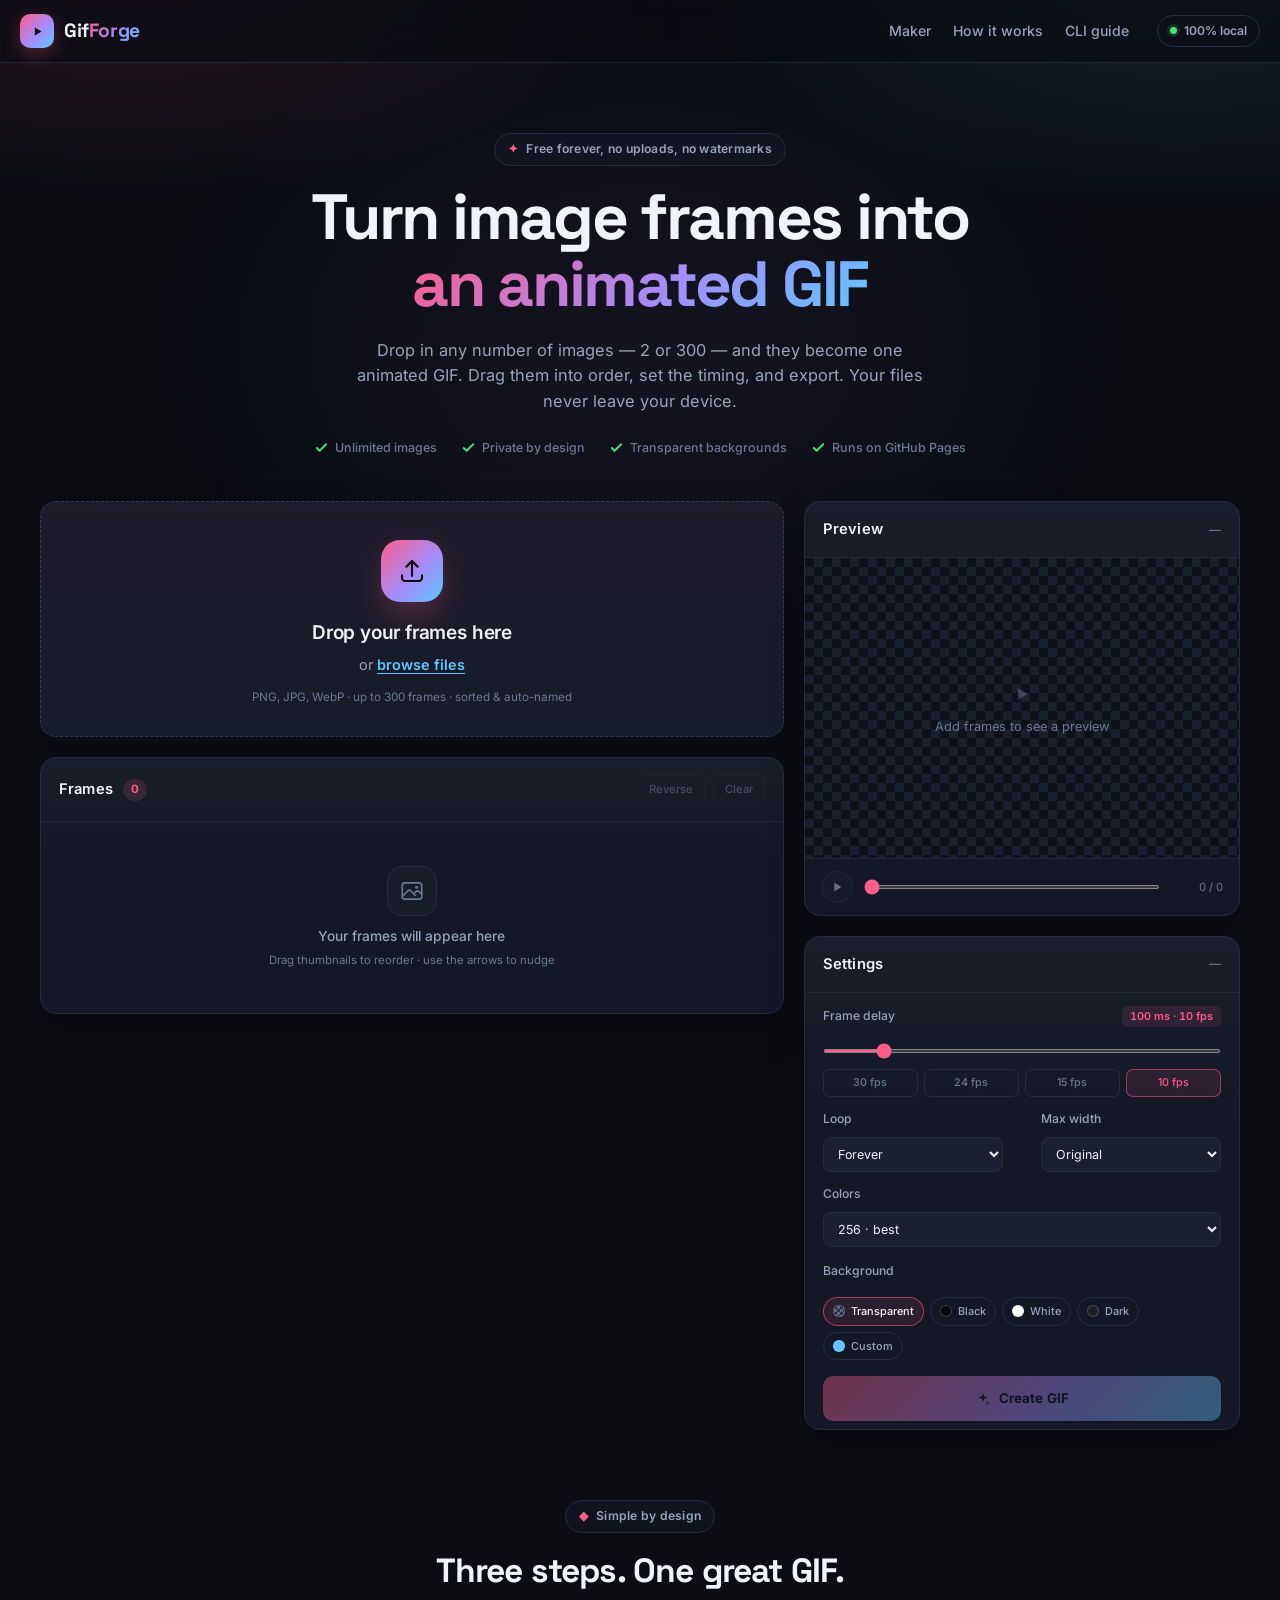
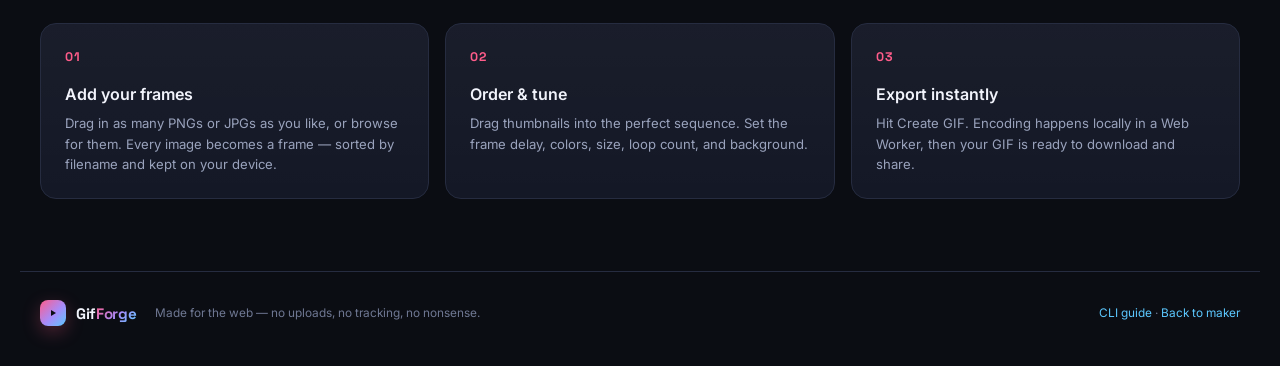
<file: index.html>
<!DOCTYPE html>
<html lang="en">
<head>
  <meta charset="UTF-8" />
  <meta name="viewport" content="width=device-width, initial-scale=1.0" />
  <meta name="description" content="GifForge — a free, private GIF maker that runs entirely in your browser. Drop in image frames, reorder them, tune the speed, and download a crisp GIF." />
  <title>GifForge — Free Online GIF Maker</title>
  <link rel="icon" href="data:image/svg+xml,%3Csvg xmlns='http://www.w3.org/2000/svg' viewBox='0 0 64 64'%3E%3Cdefs%3E%3ClinearGradient id='g' x1='0' y1='0' x2='1' y2='1'%3E%3Cstop offset='0' stop-color='%23ff5c8a'/%3E%3Cstop offset='.55' stop-color='%23a78bfa'/%3E%3Cstop offset='1' stop-color='%235cc8ff'/%3E%3C/linearGradient%3E%3C/defs%3E%3Crect width='64' height='64' rx='16' fill='url(%23g)'/%3E%3Cpath d='M25 20v24l18-12z' fill='%230b0d13'/%3E%3C/svg%3E" />
  <link rel="stylesheet" href="assets/fonts/fonts.css" />
  <link rel="stylesheet" href="assets/style.css" />
</head>
<body>
  <header class="topbar">
    <a class="brand" href="#top" aria-label="GifForge home">
      <span class="brand-mark" aria-hidden="true">
        <svg viewBox="0 0 24 24" fill="none"><path d="M9 7.5v9l7.5-4.5L9 7.5Z" fill="currentColor"/></svg>
      </span>
      <span>Gif<span class="brand-accent">Forge</span></span>
    </a>
    <nav class="topnav" aria-label="Main">
      <a href="#maker">Maker</a>
      <a href="#how">How it works</a>
      <a href="gif-guide.html">CLI guide</a>
    </nav>
    <div class="topbar-badge" title="Everything runs locally in your browser">
      <span class="status-dot"></span>
      100% local
    </div>
  </header>

  <main id="top">
    <section class="hero">
      <p class="eyebrow"><span>✦</span> Free forever, no uploads, no watermarks</p>
      <h1>Turn image frames into<br /><span class="gradient-text">an animated GIF</span></h1>
      <p class="hero-sub">
        Drop in any number of images — 2 or 300 — and they become one animated GIF.
        Drag them into order, set the timing, and export. Your files never leave your device.
      </p>
      <div class="trust-row" aria-label="Features">
        <span><svg viewBox="0 0 16 16" aria-hidden="true"><path d="m3 8.5 3 3L13 4.5" fill="none" stroke="currentColor" stroke-width="2" stroke-linecap="round" stroke-linejoin="round"/></svg>Unlimited images</span>
        <span><svg viewBox="0 0 16 16" aria-hidden="true"><path d="m3 8.5 3 3L13 4.5" fill="none" stroke="currentColor" stroke-width="2" stroke-linecap="round" stroke-linejoin="round"/></svg>Private by design</span>
        <span><svg viewBox="0 0 16 16" aria-hidden="true"><path d="m3 8.5 3 3L13 4.5" fill="none" stroke="currentColor" stroke-width="2" stroke-linecap="round" stroke-linejoin="round"/></svg>Transparent backgrounds</span>
        <span><svg viewBox="0 0 16 16" aria-hidden="true"><path d="m3 8.5 3 3L13 4.5" fill="none" stroke="currentColor" stroke-width="2" stroke-linecap="round" stroke-linejoin="round"/></svg>Runs on GitHub Pages</span>
      </div>
    </section>

    <section class="maker" id="maker" aria-label="GIF maker">
      <div class="workspace">
        <div class="panel drop-panel" id="dropzone" role="button" tabindex="0" aria-label="Upload image frames">
          <input type="file" id="fileInput" accept="image/png,image/jpeg,image/webp,image/gif,image/bmp" multiple hidden />
          <div class="drop-inner">
            <div class="drop-icon" aria-hidden="true">
              <svg viewBox="0 0 24 24" fill="none"><path d="M12 16V4m0 0L7.5 8.5M12 4l4.5 4.5M4 15.5v2A2.5 2.5 0 0 0 6.5 20h11a2.5 2.5 0 0 0 2.5-2.5v-2" stroke="currentColor" stroke-width="1.7" stroke-linecap="round" stroke-linejoin="round"/></svg>
            </div>
            <h2>Drop your frames here</h2>
            <p class="drop-copy">or <button type="button" class="link-btn" id="browseBtn">browse files</button></p>
            <p class="hint">PNG, JPG, WebP · up to 300 frames · sorted &amp; auto-named</p>
          </div>
          <div class="drop-loading" id="dropLoading" hidden>
            <span class="spinner" aria-hidden="true"></span>
            <span>Loading frames…</span>
          </div>
        </div>

        <div class="panel frames-panel">
          <div class="panel-head">
            <h2>Frames <span class="count" id="frameCount">0</span></h2>
            <div class="head-actions">
              <button type="button" class="ghost small" id="reverseBtn" disabled>Reverse</button>
              <button type="button" class="ghost small danger" id="clearBtn" disabled>Clear</button>
            </div>
          </div>
          <div class="frames" id="frames" aria-live="polite"></div>
          <div class="empty-frames" id="emptyFrames">
            <span class="empty-icon" aria-hidden="true">
              <svg viewBox="0 0 24 24" fill="none"><rect x="3" y="4.5" width="18" height="15" rx="2.5" stroke="currentColor" stroke-width="1.5"/><path d="m3.8 16.2 4.5-4.4a1.7 1.7 0 0 1 2.4 0l4.4 4.4M14.5 13.6l1.3-1.2a1.7 1.7 0 0 1 2.4 0l1.9 1.8" stroke="currentColor" stroke-width="1.5" stroke-linecap="round"/><circle cx="16.3" cy="8.6" r="1.4" fill="currentColor"/></svg>
            </span>
            <p>Your frames will appear here</p>
            <span class="empty-sub">Drag thumbnails to reorder · use the arrows to nudge</span>
          </div>
        </div>
      </div>

      <aside class="sidebar">
        <div class="panel preview-panel">
          <div class="panel-head">
            <h2>Preview</h2>
            <span class="meta" id="previewMeta">—</span>
          </div>
          <div class="preview-stage" id="previewStage">
            <canvas id="previewCanvas" width="480" height="360" aria-label="Animation preview"></canvas>
            <div class="preview-empty" id="previewEmpty">
              <svg viewBox="0 0 24 24" fill="none" aria-hidden="true"><path d="M9 7.5v9l7.5-4.5L9 7.5Z" fill="currentColor"/></svg>
              <span>Add frames to see a preview</span>
            </div>
          </div>
          <div class="playbar">
            <button type="button" class="play-btn" id="playBtn" disabled aria-label="Pause preview">
              <svg class="icon-pause" viewBox="0 0 16 16" aria-hidden="true"><path d="M5 3h2v10H5zM9 3h2v10H9z" fill="currentColor"/></svg>
              <svg class="icon-play" viewBox="0 0 16 16" aria-hidden="true"><path d="M5 3.2v9.6L13 8 5 3.2Z" fill="currentColor"/></svg>
            </button>
            <input type="range" id="scrub" min="0" max="0" value="0" step="1" aria-label="Preview frame" />
            <span class="frame-label" id="frameLabel">0 / 0</span>
          </div>
        </div>

        <div class="panel settings-panel">
          <div class="panel-head">
            <h2>Settings</h2>
            <span class="meta" id="sizeMeta">—</span>
          </div>

          <div class="field">
            <div class="field-label">
              <label for="delay">Frame delay</label>
              <span class="value-pill" id="delayVal">100 ms · 10 fps</span>
            </div>
            <input type="range" id="delay" min="20" max="600" step="1" value="100" />
            <div class="preset-row" id="fpsPresets">
              <button type="button" class="chip" data-fps="30">30 fps</button>
              <button type="button" class="chip" data-fps="24">24 fps</button>
              <button type="button" class="chip" data-fps="15">15 fps</button>
              <button type="button" class="chip active" data-fps="10">10 fps</button>
            </div>
          </div>

          <div class="field-grid">
            <div class="field">
              <label for="loop">Loop</label>
              <select id="loop">
                <option value="0" selected>Forever</option>
                <option value="1">2 times</option>
                <option value="2">3 times</option>
                <option value="-1">Once</option>
              </select>
            </div>
            <div class="field">
              <label for="maxWidth">Max width</label>
              <select id="maxWidth">
                <option value="0" selected>Original</option>
                <option value="1080">1080 px</option>
                <option value="720">720 px</option>
                <option value="480">480 px</option>
                <option value="320">320 px</option>
              </select>
            </div>
            <div class="field">
              <label for="quality">Colors</label>
              <select id="quality">
                <option value="256" selected>256 · best</option>
                <option value="128">128 · balanced</option>
                <option value="64">64 · smaller</option>
                <option value="32">32 · smallest</option>
              </select>
            </div>
          </div>

          <div class="field">
            <div class="field-label">
              <span class="label">Background</span>
            </div>
            <div class="swatches" id="bgSwatches">
              <button type="button" class="swatch active" data-bg="transparent"><span class="swatch-dot checker-dot"></span>Transparent</button>
              <button type="button" class="swatch" data-bg="#08080c"><span class="swatch-dot" style="background:#08080c"></span>Black</button>
              <button type="button" class="swatch" data-bg="#ffffff"><span class="swatch-dot" style="background:#fff"></span>White</button>
              <button type="button" class="swatch" data-bg="#1e1e24"><span class="swatch-dot" style="background:#1e1e24"></span>Dark</button>
              <label class="swatch custom-swatch" title="Pick a custom background color">
                <span class="swatch-dot" id="customDot" style="background:#5cc8ff"></span>Custom
                <input type="color" id="customBg" value="#5cc8ff" />
              </label>
            </div>
          </div>

          <button type="button" class="primary create-btn" id="makeBtn" disabled>
            <svg viewBox="0 0 24 24" fill="none" aria-hidden="true"><path d="M12 3l1.7 5.1L19 9.8l-5.3 1.7L12 16.6l-1.7-5.1L5 9.8l5.3-1.7L12 3Z" fill="currentColor"/><path d="M18.5 14.5l.9 2.6 2.6.9-2.6.9-.9 2.6-.9-2.6-2.6-.9 2.6-.9.9-2.6Z" fill="currentColor" opacity=".7"/></svg>
            Create GIF
          </button>

          <div class="progress-wrap" id="progressWrap" hidden>
            <div class="progress"><div class="progress-bar" id="progressBar"></div></div>
            <div class="progress-text"><span id="progressText">Preparing frames…</span><span id="progressPct">0%</span></div>
          </div>

          <div class="result" id="resultBox" hidden>
            <div class="result-head">
              <span class="result-title"><span class="status-dot"></span> Your GIF is ready</span>
              <span class="meta" id="resultSize"></span>
            </div>
            <div class="result-image-wrap">
              <img id="resultImg" alt="Generated GIF preview" />
            </div>
            <a class="primary download-btn" id="downloadBtn" download="animation.gif">
              <svg viewBox="0 0 24 24" fill="none" aria-hidden="true"><path d="M12 4v11m0 0 4-4m-4 4-4-4M5 19h14" stroke="currentColor" stroke-width="1.8" stroke-linecap="round" stroke-linejoin="round"/></svg>
              Download GIF
            </a>
          </div>
        </div>
      </aside>
    </section>

    <section class="how" id="how">
      <div class="how-head">
        <p class="eyebrow"><span>◆</span> Simple by design</p>
        <h2>Three steps. One great GIF.</h2>
      </div>
      <div class="how-grid">
        <article class="how-card">
          <div class="how-num">01</div>
          <h3>Add your frames</h3>
          <p>Drag in as many PNGs or JPGs as you like, or browse for them. Every image becomes a frame — sorted by filename and kept on your device.</p>
        </article>
        <article class="how-card">
          <div class="how-num">02</div>
          <h3>Order &amp; tune</h3>
          <p>Drag thumbnails into the perfect sequence. Set the frame delay, colors, size, loop count, and background.</p>
        </article>
        <article class="how-card">
          <div class="how-num">03</div>
          <h3>Export instantly</h3>
          <p>Hit Create GIF. Encoding happens locally in a Web Worker, then your GIF is ready to download and share.</p>
        </article>
      </div>
    </section>
  </main>

  <footer class="site-footer">
    <a class="brand small-brand" href="#top">
      <span class="brand-mark" aria-hidden="true">
        <svg viewBox="0 0 24 24" fill="none"><path d="M9 7.5v9l7.5-4.5L9 7.5Z" fill="currentColor"/></svg>
      </span>
      <span>Gif<span class="brand-accent">Forge</span></span>
    </a>
    <p>Made for the web — no uploads, no tracking, no nonsense.</p>
    <p class="footer-links"><a href="gif-guide.html">CLI guide</a> · <a href="#maker">Back to maker</a></p>
  </footer>

  <div class="toast" id="toast" role="status" aria-live="polite"></div>

  <script type="module" src="assets/app.js"></script>
</body>
</html>
</file>
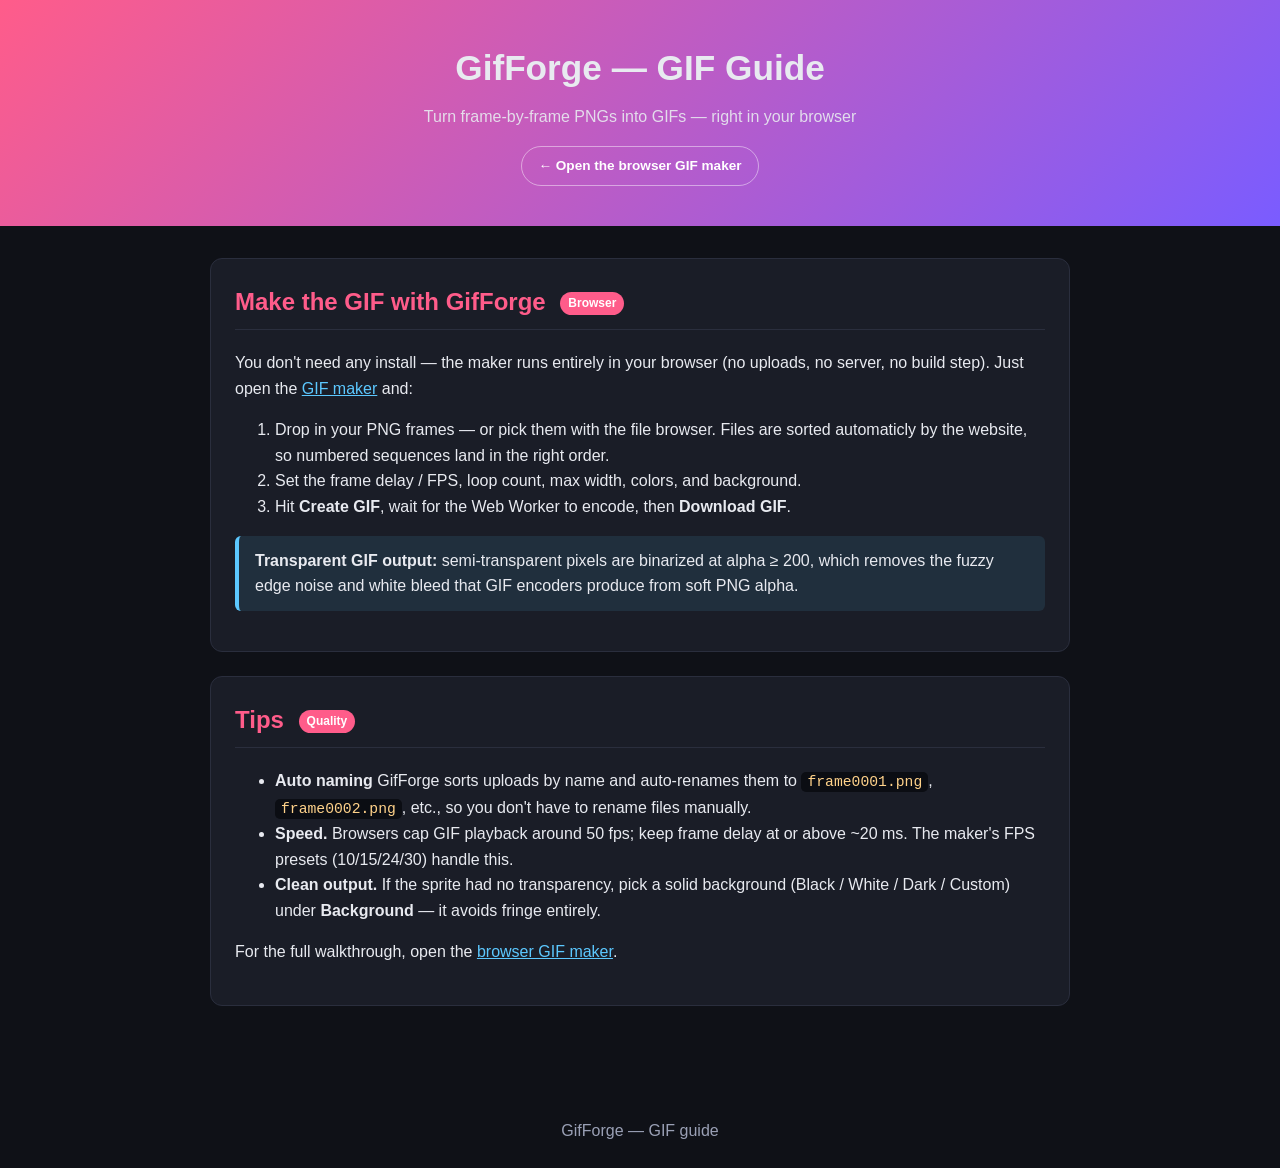
<file: gif-guide.html>
<!DOCTYPE html>
<html lang="en">
<head>
  <meta charset="UTF-8">
  <meta name="viewport" content="width=device-width, initial-scale=1.0">
  <title>GifForge — GIF Guide</title>
  <style>
    :root {
      --bg: #0f1117;
      --panel: #1a1d27;
      --accent: #ff5c8a;
      --accent2: #5cc8ff;
      --text: #e8eaf0;
      --muted: #9aa0b5;
      --border: #2a2e3d;
    }
    * { box-sizing: border-box; }
    body {
      margin: 0;
      background: var(--bg);
      color: var(--text);
      font-family: 'Segoe UI', Tahoma, Geneva, Verdana, sans-serif;
      line-height: 1.6;
    }
    header {
      background: linear-gradient(135deg, #ff5c8a, #7a5cff);
      padding: 40px 24px;
      text-align: center;
    }
    header h1 { margin: 0; font-size: 2.2rem; }
    header p { margin: 8px 0 0; opacity: 0.9; }
    .header-link { display: inline-block; margin-top: 16px; padding: 8px 16px; border: 1px solid rgba(255,255,255,.45); border-radius: 999px; color: #fff; text-decoration: none; font-weight: 600; font-size: .85rem; }
    .header-link:hover { background: rgba(255,255,255,.14); }
    main { max-width: 900px; margin: 0 auto; padding: 32px 20px 64px; }
    section {
      background: var(--panel);
      border: 1px solid var(--border);
      border-radius: 12px;
      padding: 24px;
      margin-bottom: 24px;
    }
    h2 { color: var(--accent); margin-top: 0; border-bottom: 1px solid var(--border); padding-bottom: 8px; }
    h3 { color: var(--accent2); }
    p, li { color: var(--text); }
    code {
      background: #0b0d13;
      color: #ffd28a;
      padding: 2px 6px;
      border-radius: 5px;
      font-family: Consolas, 'Courier New', monospace;
      font-size: 0.92em;
    }
    pre {
      background: #0b0d13;
      border: 1px solid var(--border);
      border-left: 4px solid var(--accent);
      border-radius: 8px;
      padding: 16px;
      overflow-x: auto;
      font-family: Consolas, 'Courier New', monospace;
      font-size: 0.9rem;
    }
    pre code { background: none; padding: 0; color: #d6deeb; }
    .tag {
      display: inline-block;
      background: var(--accent);
      color: #fff;
      font-size: 0.75rem;
      font-weight: bold;
      padding: 2px 8px;
      border-radius: 20px;
      vertical-align: middle;
      margin-left: 8px;
    }
    .note {
      background: rgba(92, 200, 255, 0.1);
      border-left: 4px solid var(--accent2);
      padding: 12px 16px;
      border-radius: 6px;
    }
    a { color: var(--accent2); }
    table { width: 100%; border-collapse: collapse; }
    th, td { text-align: left; padding: 8px; border-bottom: 1px solid var(--border); }
    th { color: var(--accent2); }
    .files { display: flex; gap: 12px; flex-wrap: wrap; margin-top: 12px; }
    .file {
      background: #0b0d13;
      border: 1px solid var(--border);
      border-radius: 8px;
      padding: 12px 16px;
      font-family: Consolas, monospace;
      color: #ffd28a;
    }
    footer { text-align: center; color: var(--muted); padding: 24px; }
  </style>
</head>
<body>
  <header>
    <h1>GifForge — GIF Guide</h1>
    <p>Turn frame-by-frame PNGs into GIFs — right in your browser</p>
    <a class="header-link" href="index.html">← Open the browser GIF maker</a>
  </header>

  <main>

    <section>
      <h2>Make the GIF with GifForge <span class="tag">Browser</span></h2>
      <p>You don't need any install — the maker runs entirely in your browser (no uploads, no server, no build step). Just open the <a href="index.html">GIF maker</a> and:</p>
      <ol>
        <li>Drop in your PNG frames — or pick them with the file browser. Files are sorted automaticly by the website, so numbered sequences land in the right order.</li>
        <li>Set the frame delay / FPS, loop count, max width, colors, and background.</li>
        <li>Hit <strong>Create GIF</strong>, wait for the Web Worker to encode, then <strong>Download GIF</strong>.</li>
      </ol>
      <p class="note"><strong>Transparent GIF output:</strong> semi-transparent pixels are binarized at alpha ≥ 200, which removes the fuzzy edge noise and white bleed that GIF encoders produce from soft PNG alpha.</p>
    </section>

    <section>
      <h2>Tips <span class="tag">Quality</span></h2>
      <ul>
        <li><strong>Auto naming</strong> GifForge sorts uploads by name and auto-renames them to <code>frame0001.png</code>, <code>frame0002.png</code>, etc., so you don't have to rename files manually.</li>
        <li><strong>Speed.</strong> Browsers cap GIF playback around 50 fps; keep frame delay at or above ~20 ms. The maker's FPS presets (10/15/24/30) handle this.</li>
        <li><strong>Clean output.</strong> If the sprite had no transparency, pick a solid background (Black / White / Dark / Custom) under <strong>Background</strong> — it avoids fringe entirely.</li>
      </ul>
      <p>For the full walkthrough, open the <a href="index.html">browser GIF maker</a>.</p>
    </section>

  </main>

  <footer>GifForge — GIF guide</footer>
</body>
</html>
</file>
<file: assets/fonts/fonts.css>
/* cyrillic-ext */
@font-face {
  font-family: 'Inter';
  font-style: normal;
  font-weight: 400;
  font-display: swap;
  src: url(./UcC73FwrK3iLTeHuS_nVMrMxCp50SjIa2JL7SUc.woff2) format('woff2');
  unicode-range: U+0460-052F, U+1C80-1C8A, U+20B4, U+2DE0-2DFF, U+A640-A69F, U+FE2E-FE2F;
}
/* cyrillic */
@font-face {
  font-family: 'Inter';
  font-style: normal;
  font-weight: 400;
  font-display: swap;
  src: url(./UcC73FwrK3iLTeHuS_nVMrMxCp50SjIa0ZL7SUc.woff2) format('woff2');
  unicode-range: U+0301, U+0400-045F, U+0490-0491, U+04B0-04B1, U+2116;
}
/* greek-ext */
@font-face {
  font-family: 'Inter';
  font-style: normal;
  font-weight: 400;
  font-display: swap;
  src: url(./UcC73FwrK3iLTeHuS_nVMrMxCp50SjIa2ZL7SUc.woff2) format('woff2');
  unicode-range: U+1F00-1FFF;
}
/* greek */
@font-face {
  font-family: 'Inter';
  font-style: normal;
  font-weight: 400;
  font-display: swap;
  src: url(./UcC73FwrK3iLTeHuS_nVMrMxCp50SjIa1pL7SUc.woff2) format('woff2');
  unicode-range: U+0370-0377, U+037A-037F, U+0384-038A, U+038C, U+038E-03A1, U+03A3-03FF;
}
/* vietnamese */
@font-face {
  font-family: 'Inter';
  font-style: normal;
  font-weight: 400;
  font-display: swap;
  src: url(./UcC73FwrK3iLTeHuS_nVMrMxCp50SjIa2pL7SUc.woff2) format('woff2');
  unicode-range: U+0102-0103, U+0110-0111, U+0128-0129, U+0168-0169, U+01A0-01A1, U+01AF-01B0, U+0300-0301, U+0303-0304, U+0308-0309, U+0323, U+0329, U+1EA0-1EF9, U+20AB;
}
/* latin-ext */
@font-face {
  font-family: 'Inter';
  font-style: normal;
  font-weight: 400;
  font-display: swap;
  src: url(./UcC73FwrK3iLTeHuS_nVMrMxCp50SjIa25L7SUc.woff2) format('woff2');
  unicode-range: U+0100-02BA, U+02BD-02C5, U+02C7-02CC, U+02CE-02D7, U+02DD-02FF, U+0304, U+0308, U+0329, U+1D00-1DBF, U+1E00-1E9F, U+1EF2-1EFF, U+2020, U+20A0-20AB, U+20AD-20C4, U+2113, U+2C60-2C7F, U+A720-A7FF;
}
/* latin */
@font-face {
  font-family: 'Inter';
  font-style: normal;
  font-weight: 400;
  font-display: swap;
  src: url(./UcC73FwrK3iLTeHuS_nVMrMxCp50SjIa1ZL7.woff2) format('woff2');
  unicode-range: U+0000-00FF, U+0131, U+0152-0153, U+02BB-02BC, U+02C6, U+02DA, U+02DC, U+0304, U+0308, U+0329, U+2000-206F, U+20AC, U+2122, U+2191, U+2193, U+2212, U+2215, U+FEFF, U+FFFD;
}
/* cyrillic-ext */
@font-face {
  font-family: 'Inter';
  font-style: normal;
  font-weight: 500;
  font-display: swap;
  src: url(./UcC73FwrK3iLTeHuS_nVMrMxCp50SjIa2JL7SUc.woff2) format('woff2');
  unicode-range: U+0460-052F, U+1C80-1C8A, U+20B4, U+2DE0-2DFF, U+A640-A69F, U+FE2E-FE2F;
}
/* cyrillic */
@font-face {
  font-family: 'Inter';
  font-style: normal;
  font-weight: 500;
  font-display: swap;
  src: url(./UcC73FwrK3iLTeHuS_nVMrMxCp50SjIa0ZL7SUc.woff2) format('woff2');
  unicode-range: U+0301, U+0400-045F, U+0490-0491, U+04B0-04B1, U+2116;
}
/* greek-ext */
@font-face {
  font-family: 'Inter';
  font-style: normal;
  font-weight: 500;
  font-display: swap;
  src: url(./UcC73FwrK3iLTeHuS_nVMrMxCp50SjIa2ZL7SUc.woff2) format('woff2');
  unicode-range: U+1F00-1FFF;
}
/* greek */
@font-face {
  font-family: 'Inter';
  font-style: normal;
  font-weight: 500;
  font-display: swap;
  src: url(./UcC73FwrK3iLTeHuS_nVMrMxCp50SjIa1pL7SUc.woff2) format('woff2');
  unicode-range: U+0370-0377, U+037A-037F, U+0384-038A, U+038C, U+038E-03A1, U+03A3-03FF;
}
/* vietnamese */
@font-face {
  font-family: 'Inter';
  font-style: normal;
  font-weight: 500;
  font-display: swap;
  src: url(./UcC73FwrK3iLTeHuS_nVMrMxCp50SjIa2pL7SUc.woff2) format('woff2');
  unicode-range: U+0102-0103, U+0110-0111, U+0128-0129, U+0168-0169, U+01A0-01A1, U+01AF-01B0, U+0300-0301, U+0303-0304, U+0308-0309, U+0323, U+0329, U+1EA0-1EF9, U+20AB;
}
/* latin-ext */
@font-face {
  font-family: 'Inter';
  font-style: normal;
  font-weight: 500;
  font-display: swap;
  src: url(./UcC73FwrK3iLTeHuS_nVMrMxCp50SjIa25L7SUc.woff2) format('woff2');
  unicode-range: U+0100-02BA, U+02BD-02C5, U+02C7-02CC, U+02CE-02D7, U+02DD-02FF, U+0304, U+0308, U+0329, U+1D00-1DBF, U+1E00-1E9F, U+1EF2-1EFF, U+2020, U+20A0-20AB, U+20AD-20C4, U+2113, U+2C60-2C7F, U+A720-A7FF;
}
/* latin */
@font-face {
  font-family: 'Inter';
  font-style: normal;
  font-weight: 500;
  font-display: swap;
  src: url(./UcC73FwrK3iLTeHuS_nVMrMxCp50SjIa1ZL7.woff2) format('woff2');
  unicode-range: U+0000-00FF, U+0131, U+0152-0153, U+02BB-02BC, U+02C6, U+02DA, U+02DC, U+0304, U+0308, U+0329, U+2000-206F, U+20AC, U+2122, U+2191, U+2193, U+2212, U+2215, U+FEFF, U+FFFD;
}
/* cyrillic-ext */
@font-face {
  font-family: 'Inter';
  font-style: normal;
  font-weight: 600;
  font-display: swap;
  src: url(./UcC73FwrK3iLTeHuS_nVMrMxCp50SjIa2JL7SUc.woff2) format('woff2');
  unicode-range: U+0460-052F, U+1C80-1C8A, U+20B4, U+2DE0-2DFF, U+A640-A69F, U+FE2E-FE2F;
}
/* cyrillic */
@font-face {
  font-family: 'Inter';
  font-style: normal;
  font-weight: 600;
  font-display: swap;
  src: url(./UcC73FwrK3iLTeHuS_nVMrMxCp50SjIa0ZL7SUc.woff2) format('woff2');
  unicode-range: U+0301, U+0400-045F, U+0490-0491, U+04B0-04B1, U+2116;
}
/* greek-ext */
@font-face {
  font-family: 'Inter';
  font-style: normal;
  font-weight: 600;
  font-display: swap;
  src: url(./UcC73FwrK3iLTeHuS_nVMrMxCp50SjIa2ZL7SUc.woff2) format('woff2');
  unicode-range: U+1F00-1FFF;
}
/* greek */
@font-face {
  font-family: 'Inter';
  font-style: normal;
  font-weight: 600;
  font-display: swap;
  src: url(./UcC73FwrK3iLTeHuS_nVMrMxCp50SjIa1pL7SUc.woff2) format('woff2');
  unicode-range: U+0370-0377, U+037A-037F, U+0384-038A, U+038C, U+038E-03A1, U+03A3-03FF;
}
/* vietnamese */
@font-face {
  font-family: 'Inter';
  font-style: normal;
  font-weight: 600;
  font-display: swap;
  src: url(./UcC73FwrK3iLTeHuS_nVMrMxCp50SjIa2pL7SUc.woff2) format('woff2');
  unicode-range: U+0102-0103, U+0110-0111, U+0128-0129, U+0168-0169, U+01A0-01A1, U+01AF-01B0, U+0300-0301, U+0303-0304, U+0308-0309, U+0323, U+0329, U+1EA0-1EF9, U+20AB;
}
/* latin-ext */
@font-face {
  font-family: 'Inter';
  font-style: normal;
  font-weight: 600;
  font-display: swap;
  src: url(./UcC73FwrK3iLTeHuS_nVMrMxCp50SjIa25L7SUc.woff2) format('woff2');
  unicode-range: U+0100-02BA, U+02BD-02C5, U+02C7-02CC, U+02CE-02D7, U+02DD-02FF, U+0304, U+0308, U+0329, U+1D00-1DBF, U+1E00-1E9F, U+1EF2-1EFF, U+2020, U+20A0-20AB, U+20AD-20C4, U+2113, U+2C60-2C7F, U+A720-A7FF;
}
/* latin */
@font-face {
  font-family: 'Inter';
  font-style: normal;
  font-weight: 600;
  font-display: swap;
  src: url(./UcC73FwrK3iLTeHuS_nVMrMxCp50SjIa1ZL7.woff2) format('woff2');
  unicode-range: U+0000-00FF, U+0131, U+0152-0153, U+02BB-02BC, U+02C6, U+02DA, U+02DC, U+0304, U+0308, U+0329, U+2000-206F, U+20AC, U+2122, U+2191, U+2193, U+2212, U+2215, U+FEFF, U+FFFD;
}
/* cyrillic-ext */
@font-face {
  font-family: 'Inter';
  font-style: normal;
  font-weight: 700;
  font-display: swap;
  src: url(./UcC73FwrK3iLTeHuS_nVMrMxCp50SjIa2JL7SUc.woff2) format('woff2');
  unicode-range: U+0460-052F, U+1C80-1C8A, U+20B4, U+2DE0-2DFF, U+A640-A69F, U+FE2E-FE2F;
}
/* cyrillic */
@font-face {
  font-family: 'Inter';
  font-style: normal;
  font-weight: 700;
  font-display: swap;
  src: url(./UcC73FwrK3iLTeHuS_nVMrMxCp50SjIa0ZL7SUc.woff2) format('woff2');
  unicode-range: U+0301, U+0400-045F, U+0490-0491, U+04B0-04B1, U+2116;
}
/* greek-ext */
@font-face {
  font-family: 'Inter';
  font-style: normal;
  font-weight: 700;
  font-display: swap;
  src: url(./UcC73FwrK3iLTeHuS_nVMrMxCp50SjIa2ZL7SUc.woff2) format('woff2');
  unicode-range: U+1F00-1FFF;
}
/* greek */
@font-face {
  font-family: 'Inter';
  font-style: normal;
  font-weight: 700;
  font-display: swap;
  src: url(./UcC73FwrK3iLTeHuS_nVMrMxCp50SjIa1pL7SUc.woff2) format('woff2');
  unicode-range: U+0370-0377, U+037A-037F, U+0384-038A, U+038C, U+038E-03A1, U+03A3-03FF;
}
/* vietnamese */
@font-face {
  font-family: 'Inter';
  font-style: normal;
  font-weight: 700;
  font-display: swap;
  src: url(./UcC73FwrK3iLTeHuS_nVMrMxCp50SjIa2pL7SUc.woff2) format('woff2');
  unicode-range: U+0102-0103, U+0110-0111, U+0128-0129, U+0168-0169, U+01A0-01A1, U+01AF-01B0, U+0300-0301, U+0303-0304, U+0308-0309, U+0323, U+0329, U+1EA0-1EF9, U+20AB;
}
/* latin-ext */
@font-face {
  font-family: 'Inter';
  font-style: normal;
  font-weight: 700;
  font-display: swap;
  src: url(./UcC73FwrK3iLTeHuS_nVMrMxCp50SjIa25L7SUc.woff2) format('woff2');
  unicode-range: U+0100-02BA, U+02BD-02C5, U+02C7-02CC, U+02CE-02D7, U+02DD-02FF, U+0304, U+0308, U+0329, U+1D00-1DBF, U+1E00-1E9F, U+1EF2-1EFF, U+2020, U+20A0-20AB, U+20AD-20C4, U+2113, U+2C60-2C7F, U+A720-A7FF;
}
/* latin */
@font-face {
  font-family: 'Inter';
  font-style: normal;
  font-weight: 700;
  font-display: swap;
  src: url(./UcC73FwrK3iLTeHuS_nVMrMxCp50SjIa1ZL7.woff2) format('woff2');
  unicode-range: U+0000-00FF, U+0131, U+0152-0153, U+02BB-02BC, U+02C6, U+02DA, U+02DC, U+0304, U+0308, U+0329, U+2000-206F, U+20AC, U+2122, U+2191, U+2193, U+2212, U+2215, U+FEFF, U+FFFD;
}
/* cyrillic-ext */
@font-face {
  font-family: 'Inter';
  font-style: normal;
  font-weight: 800;
  font-display: swap;
  src: url(./UcC73FwrK3iLTeHuS_nVMrMxCp50SjIa2JL7SUc.woff2) format('woff2');
  unicode-range: U+0460-052F, U+1C80-1C8A, U+20B4, U+2DE0-2DFF, U+A640-A69F, U+FE2E-FE2F;
}
/* cyrillic */
@font-face {
  font-family: 'Inter';
  font-style: normal;
  font-weight: 800;
  font-display: swap;
  src: url(./UcC73FwrK3iLTeHuS_nVMrMxCp50SjIa0ZL7SUc.woff2) format('woff2');
  unicode-range: U+0301, U+0400-045F, U+0490-0491, U+04B0-04B1, U+2116;
}
/* greek-ext */
@font-face {
  font-family: 'Inter';
  font-style: normal;
  font-weight: 800;
  font-display: swap;
  src: url(./UcC73FwrK3iLTeHuS_nVMrMxCp50SjIa2ZL7SUc.woff2) format('woff2');
  unicode-range: U+1F00-1FFF;
}
/* greek */
@font-face {
  font-family: 'Inter';
  font-style: normal;
  font-weight: 800;
  font-display: swap;
  src: url(./UcC73FwrK3iLTeHuS_nVMrMxCp50SjIa1pL7SUc.woff2) format('woff2');
  unicode-range: U+0370-0377, U+037A-037F, U+0384-038A, U+038C, U+038E-03A1, U+03A3-03FF;
}
/* vietnamese */
@font-face {
  font-family: 'Inter';
  font-style: normal;
  font-weight: 800;
  font-display: swap;
  src: url(./UcC73FwrK3iLTeHuS_nVMrMxCp50SjIa2pL7SUc.woff2) format('woff2');
  unicode-range: U+0102-0103, U+0110-0111, U+0128-0129, U+0168-0169, U+01A0-01A1, U+01AF-01B0, U+0300-0301, U+0303-0304, U+0308-0309, U+0323, U+0329, U+1EA0-1EF9, U+20AB;
}
/* latin-ext */
@font-face {
  font-family: 'Inter';
  font-style: normal;
  font-weight: 800;
  font-display: swap;
  src: url(./UcC73FwrK3iLTeHuS_nVMrMxCp50SjIa25L7SUc.woff2) format('woff2');
  unicode-range: U+0100-02BA, U+02BD-02C5, U+02C7-02CC, U+02CE-02D7, U+02DD-02FF, U+0304, U+0308, U+0329, U+1D00-1DBF, U+1E00-1E9F, U+1EF2-1EFF, U+2020, U+20A0-20AB, U+20AD-20C4, U+2113, U+2C60-2C7F, U+A720-A7FF;
}
/* latin */
@font-face {
  font-family: 'Inter';
  font-style: normal;
  font-weight: 800;
  font-display: swap;
  src: url(./UcC73FwrK3iLTeHuS_nVMrMxCp50SjIa1ZL7.woff2) format('woff2');
  unicode-range: U+0000-00FF, U+0131, U+0152-0153, U+02BB-02BC, U+02C6, U+02DA, U+02DC, U+0304, U+0308, U+0329, U+2000-206F, U+20AC, U+2122, U+2191, U+2193, U+2212, U+2215, U+FEFF, U+FFFD;
}
/* vietnamese */
@font-face {
  font-family: 'Space Grotesk';
  font-style: normal;
  font-weight: 500;
  font-display: swap;
  src: url(./V8mDoQDjQSkFtoMM3T6r8E7mPb54C-s0.woff2) format('woff2');
  unicode-range: U+0102-0103, U+0110-0111, U+0128-0129, U+0168-0169, U+01A0-01A1, U+01AF-01B0, U+0300-0301, U+0303-0304, U+0308-0309, U+0323, U+0329, U+1EA0-1EF9, U+20AB;
}
/* latin-ext */
@font-face {
  font-family: 'Space Grotesk';
  font-style: normal;
  font-weight: 500;
  font-display: swap;
  src: url(./V8mDoQDjQSkFtoMM3T6r8E7mPb94C-s0.woff2) format('woff2');
  unicode-range: U+0100-02BA, U+02BD-02C5, U+02C7-02CC, U+02CE-02D7, U+02DD-02FF, U+0304, U+0308, U+0329, U+1D00-1DBF, U+1E00-1E9F, U+1EF2-1EFF, U+2020, U+20A0-20AB, U+20AD-20C4, U+2113, U+2C60-2C7F, U+A720-A7FF;
}
/* latin */
@font-face {
  font-family: 'Space Grotesk';
  font-style: normal;
  font-weight: 500;
  font-display: swap;
  src: url(./V8mDoQDjQSkFtoMM3T6r8E7mPbF4Cw.woff2) format('woff2');
  unicode-range: U+0000-00FF, U+0131, U+0152-0153, U+02BB-02BC, U+02C6, U+02DA, U+02DC, U+0304, U+0308, U+0329, U+2000-206F, U+20AC, U+2122, U+2191, U+2193, U+2212, U+2215, U+FEFF, U+FFFD;
}
/* vietnamese */
@font-face {
  font-family: 'Space Grotesk';
  font-style: normal;
  font-weight: 600;
  font-display: swap;
  src: url(./V8mDoQDjQSkFtoMM3T6r8E7mPb54C-s0.woff2) format('woff2');
  unicode-range: U+0102-0103, U+0110-0111, U+0128-0129, U+0168-0169, U+01A0-01A1, U+01AF-01B0, U+0300-0301, U+0303-0304, U+0308-0309, U+0323, U+0329, U+1EA0-1EF9, U+20AB;
}
/* latin-ext */
@font-face {
  font-family: 'Space Grotesk';
  font-style: normal;
  font-weight: 600;
  font-display: swap;
  src: url(./V8mDoQDjQSkFtoMM3T6r8E7mPb94C-s0.woff2) format('woff2');
  unicode-range: U+0100-02BA, U+02BD-02C5, U+02C7-02CC, U+02CE-02D7, U+02DD-02FF, U+0304, U+0308, U+0329, U+1D00-1DBF, U+1E00-1E9F, U+1EF2-1EFF, U+2020, U+20A0-20AB, U+20AD-20C4, U+2113, U+2C60-2C7F, U+A720-A7FF;
}
/* latin */
@font-face {
  font-family: 'Space Grotesk';
  font-style: normal;
  font-weight: 600;
  font-display: swap;
  src: url(./V8mDoQDjQSkFtoMM3T6r8E7mPbF4Cw.woff2) format('woff2');
  unicode-range: U+0000-00FF, U+0131, U+0152-0153, U+02BB-02BC, U+02C6, U+02DA, U+02DC, U+0304, U+0308, U+0329, U+2000-206F, U+20AC, U+2122, U+2191, U+2193, U+2212, U+2215, U+FEFF, U+FFFD;
}
/* vietnamese */
@font-face {
  font-family: 'Space Grotesk';
  font-style: normal;
  font-weight: 700;
  font-display: swap;
  src: url(./V8mDoQDjQSkFtoMM3T6r8E7mPb54C-s0.woff2) format('woff2');
  unicode-range: U+0102-0103, U+0110-0111, U+0128-0129, U+0168-0169, U+01A0-01A1, U+01AF-01B0, U+0300-0301, U+0303-0304, U+0308-0309, U+0323, U+0329, U+1EA0-1EF9, U+20AB;
}
/* latin-ext */
@font-face {
  font-family: 'Space Grotesk';
  font-style: normal;
  font-weight: 700;
  font-display: swap;
  src: url(./V8mDoQDjQSkFtoMM3T6r8E7mPb94C-s0.woff2) format('woff2');
  unicode-range: U+0100-02BA, U+02BD-02C5, U+02C7-02CC, U+02CE-02D7, U+02DD-02FF, U+0304, U+0308, U+0329, U+1D00-1DBF, U+1E00-1E9F, U+1EF2-1EFF, U+2020, U+20A0-20AB, U+20AD-20C4, U+2113, U+2C60-2C7F, U+A720-A7FF;
}
/* latin */
@font-face {
  font-family: 'Space Grotesk';
  font-style: normal;
  font-weight: 700;
  font-display: swap;
  src: url(./V8mDoQDjQSkFtoMM3T6r8E7mPbF4Cw.woff2) format('woff2');
  unicode-range: U+0000-00FF, U+0131, U+0152-0153, U+02BB-02BC, U+02C6, U+02DA, U+02DC, U+0304, U+0308, U+0329, U+2000-206F, U+20AC, U+2122, U+2191, U+2193, U+2212, U+2215, U+FEFF, U+FFFD;
}
</file>
<file: assets/style.css>
:root {
  --bg: #0b0d13;
  --bg-soft: #10131c;
  --panel: #141826;
  --panel-2: #1a1f31;
  --border: #262c40;
  --border-strong: #353d58;
  --text: #f1f3fb;
  --muted: #9aa3bd;
  --muted-2: #6f7893;
  --accent: #ff5c8a;
  --accent-2: #5cc8ff;
  --accent-3: #a78bfa;
  --gradient: linear-gradient(135deg, #ff5c8a 0%, #a78bfa 55%, #5cc8ff 100%);
  --radius: 16px;
  --radius-sm: 11px;
  --shadow: 0 24px 60px rgba(0, 0, 0, .35);
  --checker: linear-gradient(45deg, #2a3044 25%, transparent 25%), linear-gradient(-45deg, #2a3044 25%, transparent 25%), linear-gradient(45deg, transparent 75%, #2a3044 75%), linear-gradient(-45deg, transparent 75%, #2a3044 75%);
}

* { box-sizing: border-box; }
html { scroll-behavior: smooth; }
body {
  margin: 0;
  background: var(--bg);
  color: var(--text);
  font-family: 'Inter', 'Segoe UI', Tahoma, sans-serif;
  line-height: 1.55;
  -webkit-font-smoothing: antialiased;
  overflow-x: hidden;
}
body::before {
  content: '';
  position: fixed;
  inset: 0;
  z-index: -1;
  background:
    radial-gradient(900px 500px at 10% -12%, rgba(255, 92, 138, .16), transparent 62%),
    radial-gradient(800px 460px at 92% -8%, rgba(92, 200, 255, .14), transparent 62%),
    radial-gradient(700px 500px at 50% 38%, rgba(167, 139, 250, .06), transparent 70%);
  pointer-events: none;
}
button, input, select { font: inherit; }
button { color: inherit; cursor: pointer; }
a { color: var(--accent-2); text-decoration: none; }
a:hover { text-decoration: underline; }
:focus-visible { outline: 2px solid var(--accent-2); outline-offset: 3px; }

/* ---------- Top bar ---------- */
.topbar {
  position: sticky;
  top: 0;
  z-index: 50;
  display: flex;
  align-items: center;
  gap: 28px;
  padding: 14px max(20px, calc((100vw - 1240px) / 2));
  background: rgba(11, 13, 19, .76);
  border-bottom: 1px solid rgba(38, 44, 64, .7);
  backdrop-filter: blur(16px);
  -webkit-backdrop-filter: blur(16px);
}
.brand { display: inline-flex; align-items: center; gap: 10px; color: var(--text); font-family: 'Space Grotesk', 'Inter', sans-serif; font-weight: 700; font-size: 1.2rem; letter-spacing: -.02em; }
.brand:hover { text-decoration: none; }
.brand-mark { display: grid; place-items: center; width: 34px; height: 34px; border-radius: 10px; background: var(--gradient); color: #0b0d13; box-shadow: 0 6px 18px rgba(255, 92, 138, .28); }
.brand-mark svg { width: 21px; height: 21px; }
.brand-accent { background: var(--gradient); -webkit-background-clip: text; background-clip: text; color: transparent; }
.topnav { display: flex; gap: 22px; margin-left: auto; }
.topnav a { color: var(--muted); font-size: .88rem; font-weight: 500; }
.topnav a:hover { color: var(--text); text-decoration: none; }
.topbar-badge { display: inline-flex; align-items: center; gap: 7px; padding: 6px 12px; border: 1px solid var(--border); border-radius: 999px; color: var(--muted); font-size: .76rem; font-weight: 600; white-space: nowrap; }
.status-dot { width: 7px; height: 7px; border-radius: 50%; background: #4ade80; box-shadow: 0 0 0 3px rgba(74, 222, 128, .14); display: inline-block; flex: none; }

/* ---------- Hero ---------- */
main { max-width: 1240px; margin: 0 auto; padding: 0 20px 72px; }
.hero { text-align: center; padding: 70px 12px 44px; }
.eyebrow { display: inline-flex; align-items: center; gap: 8px; margin: 0 0 18px; padding: 6px 13px; border: 1px solid var(--border); border-radius: 999px; background: rgba(20, 24, 38, .7); color: var(--muted); font-size: .76rem; font-weight: 600; letter-spacing: .02em; }
.eyebrow span { color: var(--accent); }
.hero h1 { margin: 0; font-family: 'Space Grotesk', 'Inter', sans-serif; font-size: clamp(2.3rem, 5.4vw, 4rem); line-height: 1.05; letter-spacing: -.035em; font-weight: 700; }
.gradient-text { background: var(--gradient); -webkit-background-clip: text; background-clip: text; color: transparent; }
.hero-sub { max-width: 590px; margin: 20px auto 0; color: var(--muted); font-size: 1.02rem; }
.trust-row { display: flex; flex-wrap: wrap; justify-content: center; gap: 10px 24px; margin-top: 24px; color: var(--muted-2); font-size: .78rem; font-weight: 500; }
.trust-row span { display: inline-flex; align-items: center; gap: 6px; }
.trust-row svg { width: 15px; height: 15px; color: #4ade80; }

/* ---------- Layout ---------- */
.maker { display: grid; grid-template-columns: minmax(0, 1.45fr) minmax(350px, .85fr); gap: 20px; align-items: start; scroll-margin-top: 90px; }
.workspace, .sidebar { display: flex; flex-direction: column; gap: 20px; min-width: 0; }
.sidebar { position: sticky; top: 86px; }
.panel { position: relative; border: 1px solid var(--border); border-radius: var(--radius); background: linear-gradient(180deg, rgba(255, 255, 255, .025), transparent 42%), var(--panel); box-shadow: 0 16px 40px rgba(0, 0, 0, .18); }
.panel-head { display: flex; align-items: center; justify-content: space-between; gap: 12px; padding: 16px 18px; border-bottom: 1px solid rgba(38, 44, 64, .75); }
.panel-head h2 { margin: 0; font-size: .92rem; font-weight: 600; letter-spacing: .01em; }
.meta { color: var(--muted-2); font-size: .74rem; font-weight: 500; white-space: nowrap; }
.count { display: inline-grid; place-items: center; min-width: 24px; height: 22px; margin-left: 6px; padding: 0 7px; border-radius: 999px; background: rgba(255, 92, 138, .14); color: var(--accent); font-size: .72rem; font-weight: 700; vertical-align: 1px; }
.head-actions { display: flex; gap: 8px; }

/* ---------- Drop zone ---------- */
.drop-panel { cursor: pointer; border-style: dashed; border-color: var(--border-strong); background: linear-gradient(180deg, rgba(255, 92, 138, .045), rgba(92, 200, 255, .02)), var(--panel); transition: border-color .2s, background .2s, transform .2s; overflow: hidden; }
.drop-panel:hover { border-color: rgba(255, 92, 138, .55); background: linear-gradient(180deg, rgba(255, 92, 138, .08), rgba(92, 200, 255, .03)), var(--panel); }
.drop-panel.dragging { border-color: var(--accent-2); background: linear-gradient(180deg, rgba(92, 200, 255, .12), rgba(255, 92, 138, .05)), var(--panel); transform: scale(.995); }
.drop-inner { display: flex; flex-direction: column; align-items: center; text-align: center; padding: 38px 24px 30px; }
.drop-icon { display: grid; place-items: center; width: 62px; height: 62px; margin-bottom: 16px; border-radius: 19px; background: var(--gradient); color: #0b0d13; box-shadow: 0 14px 32px rgba(255, 92, 138, .24); }
.drop-icon svg { width: 30px; height: 30px; }
.drop-inner h2 { margin: 0; font-size: 1.18rem; font-weight: 600; letter-spacing: -.01em; }
.drop-copy { margin: 6px 0 0; color: var(--muted); font-size: .9rem; }
.link-btn { padding: 0; border: 0; background: none; color: var(--accent-2); font-weight: 600; text-decoration: underline; text-underline-offset: 3px; }
.hint { margin: 12px 0 0; color: var(--muted-2); font-size: .73rem; }
.drop-loading { position: absolute; inset: 0; display: flex; align-items: center; justify-content: center; gap: 10px; background: rgba(11, 13, 19, .82); color: var(--muted); font-size: .86rem; backdrop-filter: blur(3px); }
.spinner { width: 18px; height: 18px; border: 2px solid rgba(255, 255, 255, .15); border-top-color: var(--accent); border-radius: 50%; animation: spin .7s linear infinite; }
@keyframes spin { to { transform: rotate(360deg); } }

/* ---------- Frame grid ---------- */
.frames { display: grid; grid-template-columns: repeat(auto-fill, minmax(112px, 1fr)); gap: 10px; padding: 14px; max-height: 460px; overflow-y: auto; scrollbar-width: thin; scrollbar-color: var(--border-strong) transparent; }
.frames:empty { display: none; }
.frame-card { position: relative; border: 1px solid var(--border); border-radius: 12px; background: var(--panel-2); overflow: hidden; transition: border-color .18s, box-shadow .18s, opacity .18s; }
.frame-card:hover { border-color: var(--border-strong); }
.frame-card.dragging { opacity: .45; border-color: var(--accent-2); box-shadow: 0 0 0 2px rgba(92, 200, 255, .25); }
.frame-thumb { position: relative; aspect-ratio: 1 / 1; display: grid; place-items: center; padding: 6px; background-color: #171b29; background-image: var(--checker); background-size: 14px 14px; background-position: 0 0, 0 7px, 7px -7px, -7px 0; cursor: grab; }
.frame-thumb:active { cursor: grabbing; }
.frame-thumb img { max-width: 100%; max-height: 100%; object-fit: contain; pointer-events: none; filter: drop-shadow(0 4px 8px rgba(0, 0, 0, .35)); }
.frame-idx { position: absolute; top: 6px; left: 6px; min-width: 22px; padding: 1px 5px; border-radius: 6px; background: rgba(8, 9, 14, .78); color: var(--text); font-size: .64rem; font-weight: 700; font-variant-numeric: tabular-nums; text-align: center; }
.frame-remove { position: absolute; top: 5px; right: 5px; display: grid; place-items: center; width: 20px; height: 20px; padding: 0; border: 0; border-radius: 50%; background: rgba(8, 9, 14, .78); color: var(--muted); font-size: 14px; line-height: 1; opacity: 0; transition: .15s; }
.frame-card:hover .frame-remove, .frame-remove:focus-visible { opacity: 1; }
.frame-remove:hover { background: #ff4d6d; color: #fff; }
.frame-info { display: flex; align-items: center; gap: 4px; padding: 6px 7px; border-top: 1px solid rgba(38, 44, 64, .75); }
.frame-name { flex: 1; min-width: 0; overflow: hidden; text-overflow: ellipsis; white-space: nowrap; color: var(--muted); font-size: .64rem; }
.frame-moves { display: flex; gap: 2px; }
.move-btn { display: grid; place-items: center; width: 18px; height: 18px; padding: 0; border: 1px solid var(--border); border-radius: 5px; background: transparent; color: var(--muted-2); font-size: 11px; line-height: 1; }
.move-btn:hover:not(:disabled) { color: var(--text); border-color: var(--border-strong); background: rgba(255, 255, 255, .06); }
.move-btn:disabled { opacity: .3; cursor: default; }
.empty-frames { display: flex; flex-direction: column; align-items: center; padding: 44px 24px; text-align: center; color: var(--muted-2); }
.empty-icon { display: grid; place-items: center; width: 50px; height: 50px; margin-bottom: 10px; border-radius: 15px; border: 1px solid var(--border); background: rgba(255, 255, 255, .02); }
.empty-icon svg { width: 26px; height: 26px; }
.empty-frames p { margin: 0; color: var(--muted); font-size: .86rem; font-weight: 500; }
.empty-sub { margin-top: 4px; font-size: .71rem; }

/* ---------- Preview ---------- */
.preview-stage { position: relative; display: grid; place-items: center; min-height: 300px; padding: 16px; background-color: #0e111a; background-image: var(--checker); background-size: 18px 18px; background-position: 0 0, 0 9px, 9px -9px, -9px 0; overflow: hidden; }
.preview-stage.solid { background-image: none; }
#previewCanvas { display: block; max-width: 100%; max-height: 340px; width: auto; height: auto; border-radius: 4px; box-shadow: 0 10px 30px rgba(0, 0, 0, .35); }
#previewCanvas.hidden { display: none; }
.preview-empty { position: absolute; inset: 0; display: flex; flex-direction: column; align-items: center; justify-content: center; gap: 8px; color: var(--muted-2); font-size: .8rem; background: rgba(14, 17, 26, .55); }
.preview-empty svg { width: 30px; height: 30px; opacity: .5; }
.playbar { display: flex; align-items: center; gap: 11px; padding: 12px 16px; border-top: 1px solid rgba(38, 44, 64, .75); }
.play-btn { display: grid; place-items: center; flex: none; width: 32px; height: 32px; padding: 0; border: 1px solid var(--border-strong); border-radius: 50%; background: rgba(255, 255, 255, .04); color: var(--text); transition: .18s; }
.play-btn:hover:not(:disabled) { border-color: var(--accent); background: rgba(255, 92, 138, .12); }
.play-btn:disabled { opacity: .4; cursor: default; }
.play-btn svg { width: 14px; height: 14px; }
.play-btn .icon-play { display: none; }
.play-btn.paused .icon-pause { display: none; }
.play-btn.paused .icon-play { display: block; }
input[type="range"] { width: 100%; height: 4px; margin: 0; border-radius: 999px; background: var(--panel-2); accent-color: var(--accent); cursor: pointer; }
#scrub { flex: 1; }
.frame-label { flex: none; min-width: 52px; color: var(--muted-2); font-size: .7rem; font-variant-numeric: tabular-nums; text-align: right; }

/* ---------- Settings ---------- */
.settings-panel { padding-bottom: 4px; }
.field { padding: 13px 18px 0; }
.field:last-of-type { padding-bottom: 2px; }
.field > label, .field-label .label { display: block; margin-bottom: 8px; color: var(--muted); font-size: .76rem; font-weight: 500; }
.field-label { display: flex; align-items: center; justify-content: space-between; gap: 10px; margin-bottom: 8px; }
.field-label label { color: var(--muted); font-size: .76rem; font-weight: 500; }
.value-pill { padding: 2px 8px; border-radius: 6px; background: rgba(255, 92, 138, .11); color: var(--accent); font-size: .68rem; font-weight: 600; font-variant-numeric: tabular-nums; }
.preset-row { display: flex; gap: 6px; margin-top: 9px; }
.chip { flex: 1; padding: 5px 4px; border: 1px solid var(--border); border-radius: 7px; background: transparent; color: var(--muted-2); font-size: .67rem; font-weight: 500; transition: .15s; }
.chip:hover { color: var(--text); border-color: var(--border-strong); }
.chip.active { border-color: rgba(255, 92, 138, .5); background: rgba(255, 92, 138, .1); color: var(--accent); }
.field-grid { display: grid; grid-template-columns: 1fr 1fr; gap: 0 2px; }
.field-grid .field:nth-child(3) { grid-column: 1 / -1; }
select { width: 100%; padding: 8px 10px; border: 1px solid var(--border); border-radius: 8px; background: var(--panel-2); color: var(--text); font-size: .78rem; cursor: pointer; }
.swatches { display: flex; flex-wrap: wrap; gap: 6px; }
.swatch { display: inline-flex; align-items: center; gap: 6px; padding: 5px 9px; border: 1px solid var(--border); border-radius: 999px; background: transparent; color: var(--muted); font-size: .68rem; font-weight: 500; transition: .15s; }
.swatch:hover { color: var(--text); border-color: var(--border-strong); }
.swatch.active { border-color: rgba(255, 92, 138, .55); background: rgba(255, 92, 138, .1); color: var(--text); }
.swatch-dot { width: 12px; height: 12px; border-radius: 50%; border: 1px solid rgba(255, 255, 255, .2); flex: none; }
.checker-dot { background-color: #2a3044; background-image: linear-gradient(45deg, #5a6383 25%, transparent 25%), linear-gradient(-45deg, #5a6383 25%, transparent 25%), linear-gradient(45deg, transparent 75%, #5a6383 75%), linear-gradient(-45deg, transparent 75%, #5a6383 75%); background-size: 6px 6px; background-position: 0 0, 0 3px, 3px -3px, -3px 0; }
.custom-swatch { cursor: pointer; }
.custom-swatch input[type="color"] { position: absolute; width: 0; height: 0; opacity: 0; pointer-events: none; }

/* ---------- Buttons / progress / result ---------- */
.primary { display: inline-flex; align-items: center; justify-content: center; gap: 8px; padding: 11px 18px; border: 0; border-radius: 10px; background: var(--gradient); color: #0b0d13; font-weight: 700; font-size: .84rem; letter-spacing: .01em; box-shadow: 0 10px 26px rgba(255, 92, 138, .22); transition: transform .16s, box-shadow .16s, opacity .16s; }
.primary:hover:not(:disabled) { transform: translateY(-1px); box-shadow: 0 14px 32px rgba(255, 92, 138, .3); text-decoration: none; }
.primary:disabled { opacity: .4; cursor: not-allowed; box-shadow: none; }
.primary svg { width: 16px; height: 16px; }
.ghost { padding: 6px 11px; border: 1px solid var(--border); border-radius: 7px; background: transparent; color: var(--muted); font-size: .7rem; font-weight: 500; transition: .15s; }
.ghost:hover:not(:disabled) { color: var(--text); border-color: var(--border-strong); background: rgba(255, 255, 255, .04); }
.ghost.danger:hover:not(:disabled) { color: #ff7b93; border-color: rgba(255, 92, 138, .45); background: rgba(255, 92, 138, .07); }
.ghost:disabled { opacity: .35; cursor: default; }
.create-btn { width: calc(100% - 36px); margin: 16px 18px 4px; padding: 12px 18px; }
.progress-wrap { margin: 14px 18px 16px; }
.progress { height: 7px; border-radius: 999px; background: var(--panel-2); overflow: hidden; }
.progress-bar { width: 0; height: 100%; border-radius: inherit; background: var(--gradient); transition: width .18s ease; }
.progress-text { display: flex; justify-content: space-between; gap: 10px; margin-top: 7px; color: var(--muted-2); font-size: .68rem; font-variant-numeric: tabular-nums; }
.result { margin: 15px 18px 18px; padding: 12px; border: 1px solid rgba(74, 222, 128, .2); border-radius: 12px; background: rgba(74, 222, 128, .045); }
.result-head { display: flex; align-items: center; justify-content: space-between; gap: 10px; margin-bottom: 10px; }
.result-title { display: inline-flex; align-items: center; gap: 7px; font-size: .75rem; font-weight: 600; }
.result-image-wrap { display: grid; place-items: center; min-height: 80px; max-height: 220px; padding: 8px; border-radius: 8px; background-color: #171b29; background-image: var(--checker); background-size: 14px 14px; background-position: 0 0, 0 7px, 7px -7px, -7px 0; overflow: hidden; }
.result-image-wrap img { max-width: 100%; max-height: 204px; display: block; }
.download-btn { width: 100%; margin-top: 10px; }
[hidden] { display: none !important; }

/* ---------- How it works ---------- */
.how { margin-top: 70px; scroll-margin-top: 90px; }
.how-head { text-align: center; margin-bottom: 26px; }
.how-head .eyebrow { margin-bottom: 12px; }
.how-head h2 { margin: 0; font-family: 'Space Grotesk', 'Inter', sans-serif; font-size: clamp(1.6rem, 3vw, 2.1rem); letter-spacing: -.025em; }
.how-grid { display: grid; grid-template-columns: repeat(3, 1fr); gap: 16px; }
.how-card { position: relative; padding: 24px; border: 1px solid var(--border); border-radius: var(--radius); background: linear-gradient(180deg, rgba(255, 255, 255, .025), transparent), var(--panel); overflow: hidden; }
.how-num { margin-bottom: 14px; font-family: 'Space Grotesk', sans-serif; font-size: .78rem; font-weight: 700; color: var(--accent); letter-spacing: .08em; }
.how-card h3 { margin: 0 0 7px; font-size: 1rem; font-weight: 600; }
.how-card p { margin: 0; color: var(--muted); font-size: .82rem; }

/* ---------- Footer / toast ---------- */
.site-footer { display: flex; align-items: center; gap: 18px; max-width: 1240px; margin: 0 auto; padding: 28px 20px 40px; border-top: 1px solid var(--border); color: var(--muted-2); font-size: .74rem; }
.site-footer p { margin: 0; }
.small-brand { font-size: .95rem; }
.small-brand .brand-mark { width: 26px; height: 26px; border-radius: 8px; }
.small-brand .brand-mark svg { width: 16px; height: 16px; }
.footer-links { margin-left: auto !important; }
.toast { position: fixed; left: 50%; bottom: 26px; z-index: 100; transform: translate(-50%, 20px); max-width: min(92vw, 480px); padding: 11px 16px; border: 1px solid var(--border-strong); border-radius: 10px; background: #1b2132; color: var(--text); font-size: .8rem; box-shadow: var(--shadow); opacity: 0; pointer-events: none; transition: opacity .2s, transform .2s; }
.toast.show { opacity: 1; transform: translate(-50%, 0); }
.toast.error { border-color: rgba(255, 92, 138, .5); }

/* ---------- Responsive ---------- */
@media (max-width: 960px) {
  .maker { grid-template-columns: 1fr; }
  .sidebar { position: static; }
  .preview-stage { min-height: 260px; }
  #previewCanvas { max-height: 300px; }
  .how-grid { grid-template-columns: 1fr; }
  .topnav { display: none; }
}
@media (max-width: 640px) {
  main { padding: 0 14px 56px; }
  .topbar { padding: 12px 14px; }
  .hero { padding: 46px 4px 32px; }
  .hero-sub { font-size: .92rem; }
  .trust-row { display: none; }
  .drop-inner { padding: 30px 18px 24px; }
  .drop-inner h2 { font-size: 1.05rem; }
  .frames { grid-template-columns: repeat(auto-fill, minmax(92px, 1fr)); max-height: 380px; }
  .field-grid { grid-template-columns: 1fr; }
  .field-grid .field:nth-child(3) { grid-column: auto; }
  .site-footer { flex-direction: column; align-items: flex-start; gap: 8px; }
  .footer-links { margin-left: 0 !important; }
}
@media (prefers-reduced-motion: reduce) {
  *, *::before, *::after { animation-duration: .01ms !important; transition-duration: .01ms !important; scroll-behavior: auto !important; }
}
@media (hover: none) {
  .frame-remove { opacity: 1; }
}
</file>
